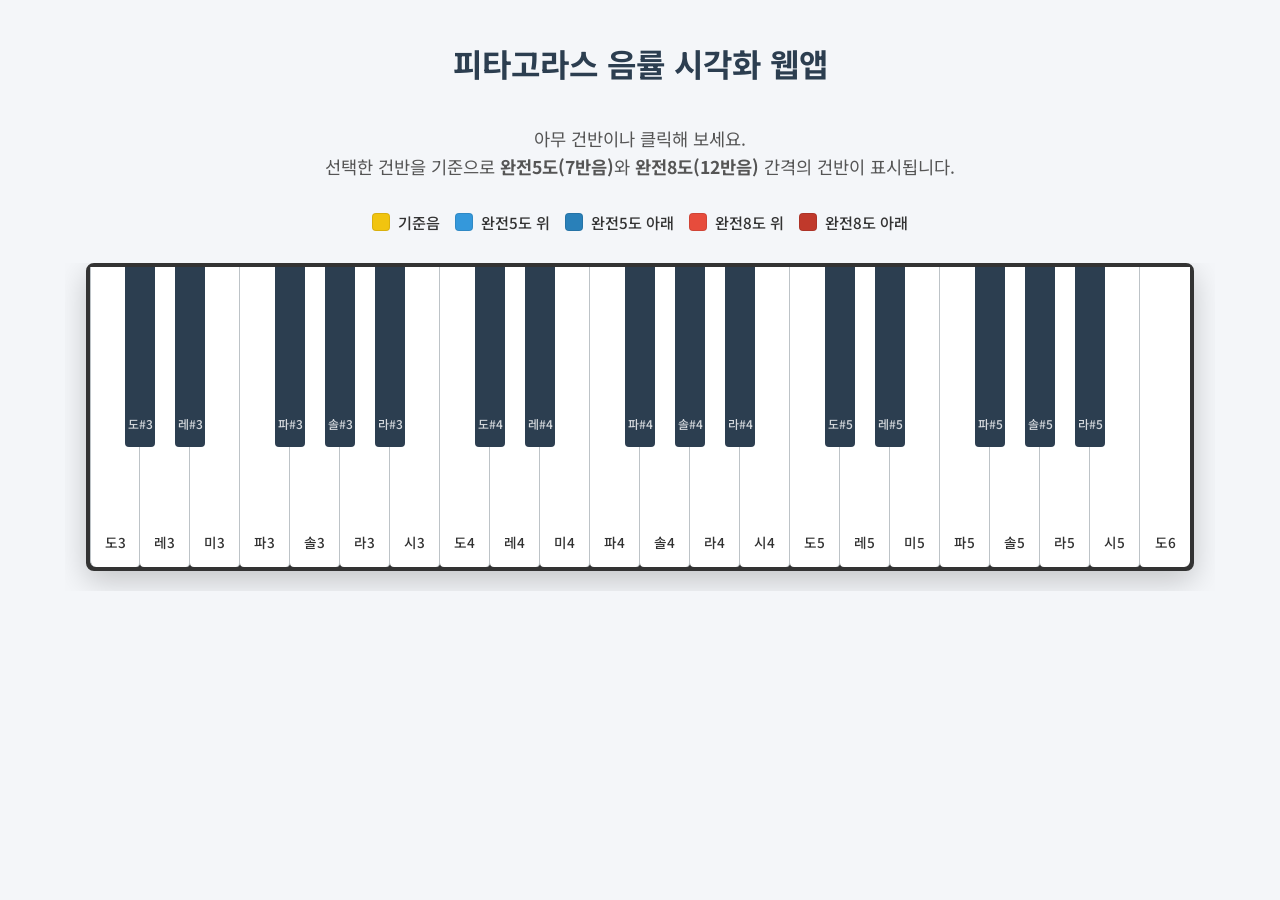
<file: pythagoras/fifth-octave-3.html>
<!DOCTYPE html>
<html lang="ko">
<head>
    <meta charset="UTF-8">
    <meta name="viewport" content="width=device-width, initial-scale=1.0">
    <title>피타고라스 음률 시각화 (완전5도 & 완전8도)</title>
    <link rel="preconnect" href="https://fonts.googleapis.com">
    <link rel="preconnect" href="https://fonts.gstatic.com" crossorigin>
    <link href="https://fonts.googleapis.com/css2?family=Noto+Sans+KR:wght@400;500;700&display=swap" rel="stylesheet">
    <style>
        :root {
            --bg-color: #f4f6f9;
            --text-color: #333;
            --white-key: #ffffff;
            --black-key: #2c3e50;
            --key-border: #bdc3c7;
            
            /* Highlight Colors */
            --color-selected: #f1c40f;      /* 노란색 (선택됨) */
            --color-p5-up: #3498db;         /* 파란색 (완전5도 위) */
            --color-p5-down: #2980b9;       /* 짙은 파란색 (완전5도 아래) */
            --color-p8-up: #e74c3c;         /* 빨간색 (완전8도 위) */
            --color-p8-down: #c0392b;       /* 짙은 빨간색 (완전8도 아래) */
        }

        body {
            font-family: 'Noto Sans KR', sans-serif;
            background-color: var(--bg-color);
            color: var(--text-color);
            display: flex;
            flex-direction: column;
            align-items: center;
            margin: 0;
            padding: 40px 20px;
        }

        h1 {
            margin-top: 0;
            color: #2c3e50;
            text-align: center;
        }

        .description {
            text-align: center;
            margin-bottom: 30px;
            font-size: 1.1em;
            color: #555;
            line-height: 1.6;
        }

        .legend {
            display: flex;
            gap: 15px;
            margin-bottom: 30px;
            flex-wrap: wrap;
            justify-content: center;
        }

        .legend-item {
            display: flex;
            align-items: center;
            gap: 8px;
            font-weight: 500;
            font-size: 0.95em;
        }

        .color-box {
            width: 16px;
            height: 16px;
            border-radius: 4px;
            border: 1px solid rgba(0,0,0,0.1);
        }

        /* Keyboard Container */
        .keyboard-wrapper {
            width: 100%;
            max-width: 1150px;
            overflow-x: auto; /* 화면이 좁을 때 스크롤 허용 */
            padding-bottom: 20px;
        }

        .piano {
            position: relative;
            height: 300px; /* 건반 높이 */
            margin: 0 auto;
            border: 4px solid #333;
            border-radius: 8px;
            background-color: #333;
            box-shadow: 0 10px 30px rgba(0,0,0,0.2);
            /* JS에서 너비 자동 계산됨 */
        }

        /* Key Styles */
        .key {
            position: absolute;
            top: 0;
            box-sizing: border-box;
            cursor: pointer;
            display: flex;
            justify-content: center;
            transition: background-color 0.2s;
            user-select: none;
        }

        .key.white {
            width: 50px;
            height: 100%;
            background-color: var(--white-key);
            border-right: 1px solid var(--key-border);
            border-bottom-left-radius: 4px;
            border-bottom-right-radius: 4px;
            z-index: 1;
            align-items: flex-end;
            padding-bottom: 15px;
        }
        
        .key.white:first-child { border-left: 1px solid var(--key-border); border-bottom-left-radius: 6px; }
        .key.white:last-child { border-right: none; border-bottom-right-radius: 6px; }

        .key.black {
            width: 30px;
            height: 60%; /* 흰 건반 높이의 60% */
            background-color: var(--black-key);
            border-bottom-left-radius: 4px;
            border-bottom-right-radius: 4px;
            z-index: 2;
            align-items: flex-end;
            padding-bottom: 15px;
            color: white;
        }

        .key:active {
            filter: brightness(0.9);
        }

        /* Labels */
        .note-label {
            font-size: 0.85em;
            font-weight: 500;
            pointer-events: none; /* 텍스트 클릭 방지 */
        }

        .black .note-label {
            font-size: 0.75em;
            color: rgba(255,255,255,0.8);
        }

        /* Highlight Classes */
        .key.selected { background-color: var(--color-selected) !important; color: #333; border: 2px solid #e67e22; z-index: 3;}
        .key.p5-up { background-color: var(--color-p5-up) !important; color: white; z-index: 3;}
        .key.p5-down { background-color: var(--color-p5-down) !important; color: white; z-index: 3;}
        .key.p8-up { background-color: var(--color-p8-up) !important; color: white; z-index: 3;}
        .key.p8-down { background-color: var(--color-p8-down) !important; color: white; z-index: 3;}

        /* Interval Badge (pops up above the text) */
        .interval-badge {
            position: absolute;
            top: -35px; /* 건반 위에 표시 */
            left: 50%;
            transform: translateX(-50%);
            padding: 4px 8px;
            border-radius: 4px;
            font-size: 0.75em;
            font-weight: bold;
            color: white;
            white-space: nowrap;
            pointer-events: none;
            opacity: 0;
            transition: opacity 0.2s;
            z-index: 10;
        }
        
        .key.white .interval-badge { top: auto; bottom: 40px; } /* 흰 건반은 텍스트 위쪽에 배치 */
        .key.black .interval-badge { top: auto; bottom: 35px; } 

        .key.selected .interval-badge { background-color: #e67e22; opacity: 1; }
        .key.p5-up .interval-badge { background-color: var(--color-p5-up); opacity: 1; }
        .key.p5-down .interval-badge { background-color: var(--color-p5-down); opacity: 1; }
        .key.p8-up .interval-badge { background-color: var(--color-p8-up); opacity: 1; }
        .key.p8-down .interval-badge { background-color: var(--color-p8-down); opacity: 1; }

    </style>
</head>
<body>

    <h1>피타고라스 음률 시각화 웹앱</h1>
    <p class="description">
        아무 건반이나 클릭해 보세요. <br>
        선택한 건반을 기준으로 <b>완전5도(7반음)</b>와 <b>완전8도(12반음)</b> 간격의 건반이 표시됩니다.
    </p>

    <div class="legend">
        <div class="legend-item"><div class="color-box" style="background: var(--color-selected);"></div> 기준음</div>
        <div class="legend-item"><div class="color-box" style="background: var(--color-p5-up);"></div> 완전5도 위</div>
        <div class="legend-item"><div class="color-box" style="background: var(--color-p5-down);"></div> 완전5도 아래</div>
        <div class="legend-item"><div class="color-box" style="background: var(--color-p8-up);"></div> 완전8도 위</div>
        <div class="legend-item"><div class="color-box" style="background: var(--color-p8-down);"></div> 완전8도 아래</div>
    </div>

    <div class="keyboard-wrapper">
        <div class="piano" id="piano"></div>
    </div>

    <script>
        document.addEventListener('DOMContentLoaded', () => {
            const piano = document.getElementById('piano');
            
            // C3 (MIDI 48) ~ C6 (MIDI 84) 설정
            const startMidi = 48; 
            const endMidi = 84;
            
            const notes = ['도', '도#', '레', '레#', '미', '파', '파#', '솔', '솔#', '라', '라#', '시'];
            
            const whiteKeyWidth = 50;
            let whiteKeyCount = 0;

            // 1단계: 건반 생성 및 배치
            for (let midi = startMidi; midi <= endMidi; midi++) {
                const noteIndex = midi % 12;
                const octave = Math.floor(midi / 12) - 1; // MIDI 60 = C4
                const noteName = notes[noteIndex];
                const isBlack = noteName.includes('#');

                const key = document.createElement('div');
                key.classList.add('key');
                key.classList.add(isBlack ? 'black' : 'white');
                key.dataset.midi = midi;

                // 라벨 추가 (도4, 레4 등)
                const label = document.createElement('div');
                label.className = 'note-label';
                label.textContent = `${noteName}${octave}`;
                key.appendChild(label);

                // 인터벌 뱃지 엘리먼트 (기본은 숨김 상태)
                const badge = document.createElement('div');
                badge.className = 'interval-badge';
                key.appendChild(badge);

                // 위치 계산 (절대 위치 지정)
                if (!isBlack) {
                    key.style.left = `${whiteKeyCount * whiteKeyWidth}px`;
                    whiteKeyCount++;
                } else {
                    // 검은 건반은 이전 흰 건반과 다음 흰 건반 사이에 배치
                    const blackKeyWidth = 30;
                    key.style.left = `${(whiteKeyCount * whiteKeyWidth) - (blackKeyWidth / 2)}px`;
                }

                // 클릭 이벤트 등록
                key.addEventListener('click', () => highlightIntervals(midi));

                piano.appendChild(key);
            }

            // 피아노 컨테이너 전체 너비 설정
            piano.style.width = `${whiteKeyCount * whiteKeyWidth}px`;


            // 2단계: 인터랙션 로직
            function highlightIntervals(selectedMidi) {
                // 1. 기존 강조 효과 모두 초기화
                document.querySelectorAll('.key').forEach(key => {
                    key.classList.remove('selected', 'p5-up', 'p5-down', 'p8-up', 'p8-down');
                    const badge = key.querySelector('.interval-badge');
                    if(badge) badge.textContent = '';
                });

                // 2. 기준음 강조
                const baseKey = document.querySelector(`.key[data-midi="${selectedMidi}"]`);
                if (baseKey) {
                    baseKey.classList.add('selected');
                    baseKey.querySelector('.interval-badge').textContent = '기준';
                }

                // 3. 관계음 강조 (함수 활용)
                // 완전5도 = 반음 7개 간격
                // 완전8도 = 반음 12개 간격
                applyHighlight(selectedMidi + 7, 'p5-up', '완전5도 위');
                applyHighlight(selectedMidi - 7, 'p5-down', '완전5도 아래');
                applyHighlight(selectedMidi + 12, 'p8-up', '완전8도 위');
                applyHighlight(selectedMidi - 12, 'p8-down', '완전8도 아래');
            }

            function applyHighlight(targetMidi, className, badgeText) {
                const targetKey = document.querySelector(`.key[data-midi="${targetMidi}"]`);
                // 건반 범위를 벗어난 음은 표시하지 않음
                if (targetKey) {
                    targetKey.classList.add(className);
                    const badge = targetKey.querySelector('.interval-badge');
                    if (badge) badge.textContent = badgeText;
                }
            }
        });
    </script>
</body>
</html>
</file>
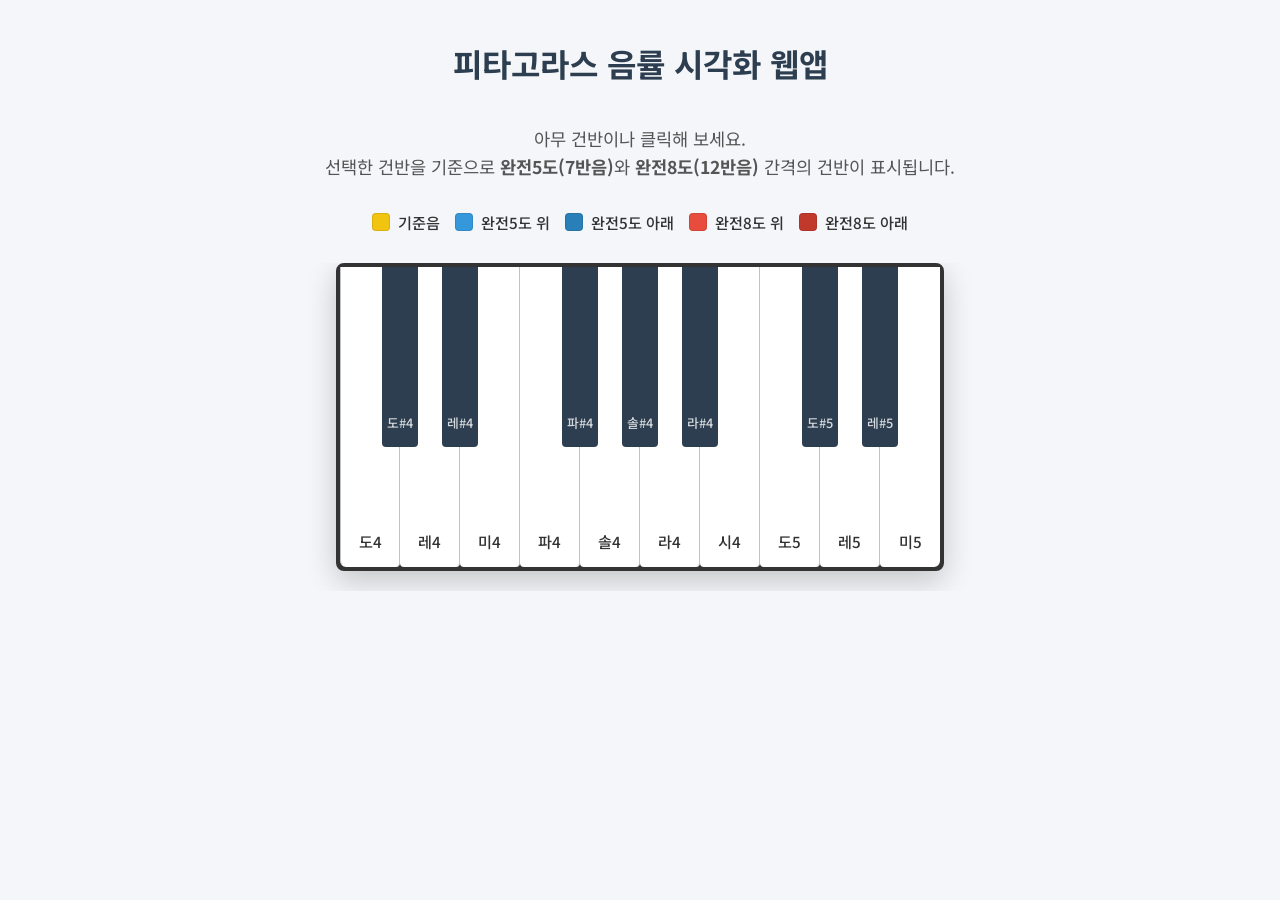
<file: pythagoras/fifth-octave.html>
<!DOCTYPE html>
<html lang="ko">
<head>
    <meta charset="UTF-8">
    <meta name="viewport" content="width=device-width, initial-scale=1.0">
    <title>피타고라스 음률 시각화 (완전5도 & 완전8도)</title>
    <link rel="preconnect" href="https://fonts.googleapis.com">
    <link rel="preconnect" href="https://fonts.gstatic.com" crossorigin>
    <link href="https://fonts.googleapis.com/css2?family=Noto+Sans+KR:wght@400;500;700&display=swap" rel="stylesheet">
    <style>
        :root {
            --bg-color: #f4f6f9;
            --text-color: #333;
            --white-key: #ffffff;
            --black-key: #2c3e50;
            --key-border: #bdc3c7;
            
            /* Highlight Colors */
            --color-selected: #f1c40f;      /* 노란색 (선택됨) */
            --color-p5-up: #3498db;         /* 파란색 (완전5도 위) */
            --color-p5-down: #2980b9;       /* 짙은 파란색 (완전5도 아래) */
            --color-p8-up: #e74c3c;         /* 빨간색 (완전8도 위) */
            --color-p8-down: #c0392b;       /* 짙은 빨간색 (완전8도 아래) */
        }

        body {
            font-family: 'Noto Sans KR', sans-serif;
            background-color: var(--bg-color);
            color: var(--text-color);
            display: flex;
            flex-direction: column;
            align-items: center;
            margin: 0;
            padding: 40px 20px;
        }

        h1 {
            margin-top: 0;
            color: #2c3e50;
            text-align: center;
        }

        .description {
            text-align: center;
            margin-bottom: 30px;
            font-size: 1.1em;
            color: #555;
            line-height: 1.6;
        }

        .legend {
            display: flex;
            gap: 15px;
            margin-bottom: 30px;
            flex-wrap: wrap;
            justify-content: center;
        }

        .legend-item {
            display: flex;
            align-items: center;
            gap: 8px;
            font-weight: 500;
            font-size: 0.95em;
        }

        .color-box {
            width: 16px;
            height: 16px;
            border-radius: 4px;
            border: 1px solid rgba(0,0,0,0.1);
        }

        /* Keyboard Container */
        .keyboard-wrapper {
            width: 100%;
            max-width: 1150px;
            overflow-x: auto;
            padding-bottom: 20px;
        }

        .piano {
            position: relative;
            height: 300px;
            margin: 0 auto;
            border: 4px solid #333;
            border-radius: 8px;
            background-color: #333;
            box-shadow: 0 10px 30px rgba(0,0,0,0.2);
        }

        /* Key Styles */
        .key {
            position: absolute;
            top: 0;
            box-sizing: border-box;
            cursor: pointer;
            display: flex;
            justify-content: center;
            transition: background-color 0.2s;
            user-select: none;
        }

        .key.white {
            width: 60px; /* 건반이 줄어들었으므로 너비를 조금 넓혀 시원하게 표시 */
            height: 100%;
            background-color: var(--white-key);
            border-right: 1px solid var(--key-border);
            border-bottom-left-radius: 4px;
            border-bottom-right-radius: 4px;
            z-index: 1;
            align-items: flex-end;
            padding-bottom: 15px;
        }
        
        .key.white:first-child { border-left: 1px solid var(--key-border); border-bottom-left-radius: 6px; }
        .key.white:last-child { border-right: none; border-bottom-right-radius: 6px; }

        .key.black {
            width: 36px;
            height: 60%;
            background-color: var(--black-key);
            border-bottom-left-radius: 4px;
            border-bottom-right-radius: 4px;
            z-index: 2;
            align-items: flex-end;
            padding-bottom: 15px;
            color: white;
        }

        .key:active {
            filter: brightness(0.9);
        }

        /* Labels */
        .note-label {
            font-size: 0.95em;
            font-weight: 500;
            pointer-events: none;
        }

        .black .note-label {
            font-size: 0.8em;
            color: rgba(255,255,255,0.8);
        }

        /* Highlight Classes */
        .key.selected { background-color: var(--color-selected) !important; color: #333; border: 2px solid #e67e22; z-index: 3;}
        .key.p5-up { background-color: var(--color-p5-up) !important; color: white; z-index: 3;}
        .key.p5-down { background-color: var(--color-p5-down) !important; color: white; z-index: 3;}
        .key.p8-up { background-color: var(--color-p8-up) !important; color: white; z-index: 3;}
        .key.p8-down { background-color: var(--color-p8-down) !important; color: white; z-index: 3;}

        /* Interval Badge */
        .interval-badge {
            position: absolute;
            top: -35px;
            left: 50%;
            transform: translateX(-50%);
            padding: 5px 10px;
            border-radius: 4px;
            font-size: 0.8em;
            font-weight: bold;
            color: white;
            white-space: nowrap;
            pointer-events: none;
            opacity: 0;
            transition: opacity 0.2s;
            z-index: 10;
            box-shadow: 0 2px 5px rgba(0,0,0,0.2);
        }
        
        .key.white .interval-badge { top: auto; bottom: 45px; } 
        .key.black .interval-badge { top: auto; bottom: 40px; } 

        .key.selected .interval-badge { background-color: #e67e22; opacity: 1; }
        .key.p5-up .interval-badge { background-color: var(--color-p5-up); opacity: 1; }
        .key.p5-down .interval-badge { background-color: var(--color-p5-down); opacity: 1; }
        .key.p8-up .interval-badge { background-color: var(--color-p8-up); opacity: 1; }
        .key.p8-down .interval-badge { background-color: var(--color-p8-down); opacity: 1; }

    </style>
</head>
<body>

    <h1>피타고라스 음률 시각화 웹앱</h1>
    <p class="description">
        아무 건반이나 클릭해 보세요. <br>
        선택한 건반을 기준으로 <b>완전5도(7반음)</b>와 <b>완전8도(12반음)</b> 간격의 건반이 표시됩니다.
    </p>

    <div class="legend">
        <div class="legend-item"><div class="color-box" style="background: var(--color-selected);"></div> 기준음</div>
        <div class="legend-item"><div class="color-box" style="background: var(--color-p5-up);"></div> 완전5도 위</div>
        <div class="legend-item"><div class="color-box" style="background: var(--color-p5-down);"></div> 완전5도 아래</div>
        <div class="legend-item"><div class="color-box" style="background: var(--color-p8-up);"></div> 완전8도 위</div>
        <div class="legend-item"><div class="color-box" style="background: var(--color-p8-down);"></div> 완전8도 아래</div>
    </div>

    <div class="keyboard-wrapper">
        <div class="piano" id="piano"></div>
    </div>

    <script>
        document.addEventListener('DOMContentLoaded', () => {
            const piano = document.getElementById('piano');
            
            // 범위 한정: C4 (MIDI 60, 도4) ~ E5 (MIDI 76, 미5)
            const startMidi = 60; 
            const endMidi = 76;
            
            const notes = ['도', '도#', '레', '레#', '미', '파', '파#', '솔', '솔#', '라', '라#', '시'];
            
            const whiteKeyWidth = 60; // 건반 개수가 줄어서 넓이를 약간 키움
            const blackKeyWidth = 36;
            let whiteKeyCount = 0;

            // 1단계: 건반 생성 및 배치
            for (let midi = startMidi; midi <= endMidi; midi++) {
                const noteIndex = midi % 12;
                const octave = Math.floor(midi / 12) - 1; // MIDI 60 = C4
                const noteName = notes[noteIndex];
                const isBlack = noteName.includes('#');

                const key = document.createElement('div');
                key.classList.add('key');
                key.classList.add(isBlack ? 'black' : 'white');
                key.dataset.midi = midi;

                // 라벨 추가 (도4, 레4 등)
                const label = document.createElement('div');
                label.className = 'note-label';
                label.textContent = `${noteName}${octave}`;
                key.appendChild(label);

                // 인터벌 뱃지 엘리먼트
                const badge = document.createElement('div');
                badge.className = 'interval-badge';
                key.appendChild(badge);

                // 위치 계산 (절대 위치 지정)
                if (!isBlack) {
                    key.style.left = `${whiteKeyCount * whiteKeyWidth}px`;
                    whiteKeyCount++;
                } else {
                    key.style.left = `${(whiteKeyCount * whiteKeyWidth) - (blackKeyWidth / 2)}px`;
                }

                // 클릭 이벤트 등록
                key.addEventListener('click', () => highlightIntervals(midi));

                piano.appendChild(key);
            }

            // 피아노 컨테이너 전체 너비 설정
            piano.style.width = `${whiteKeyCount * whiteKeyWidth}px`;


            // 2단계: 인터랙션 로직
            function highlightIntervals(selectedMidi) {
                // 1. 기존 강조 효과 모두 초기화
                document.querySelectorAll('.key').forEach(key => {
                    key.classList.remove('selected', 'p5-up', 'p5-down', 'p8-up', 'p8-down');
                    const badge = key.querySelector('.interval-badge');
                    if(badge) badge.textContent = '';
                });

                // 2. 기준음 강조
                const baseKey = document.querySelector(`.key[data-midi="${selectedMidi}"]`);
                if (baseKey) {
                    baseKey.classList.add('selected');
                    baseKey.querySelector('.interval-badge').textContent = '기준';
                }

                // 3. 관계음 강조 (함수 활용)
                applyHighlight(selectedMidi + 7, 'p5-up', '완전5도 위');
                applyHighlight(selectedMidi - 7, 'p5-down', '완전5도 아래');
                applyHighlight(selectedMidi + 12, 'p8-up', '완전8도 위');
                applyHighlight(selectedMidi - 12, 'p8-down', '완전8도 아래');
            }

            function applyHighlight(targetMidi, className, badgeText) {
                const targetKey = document.querySelector(`.key[data-midi="${targetMidi}"]`);
                // 건반 범위를 벗어난 음은 표시하지 않음
                if (targetKey) {
                    targetKey.classList.add(className);
                    const badge = targetKey.querySelector('.interval-badge');
                    if (badge) badge.textContent = badgeText;
                }
            }
        });
    </script>
</body>
</html>
</file>
